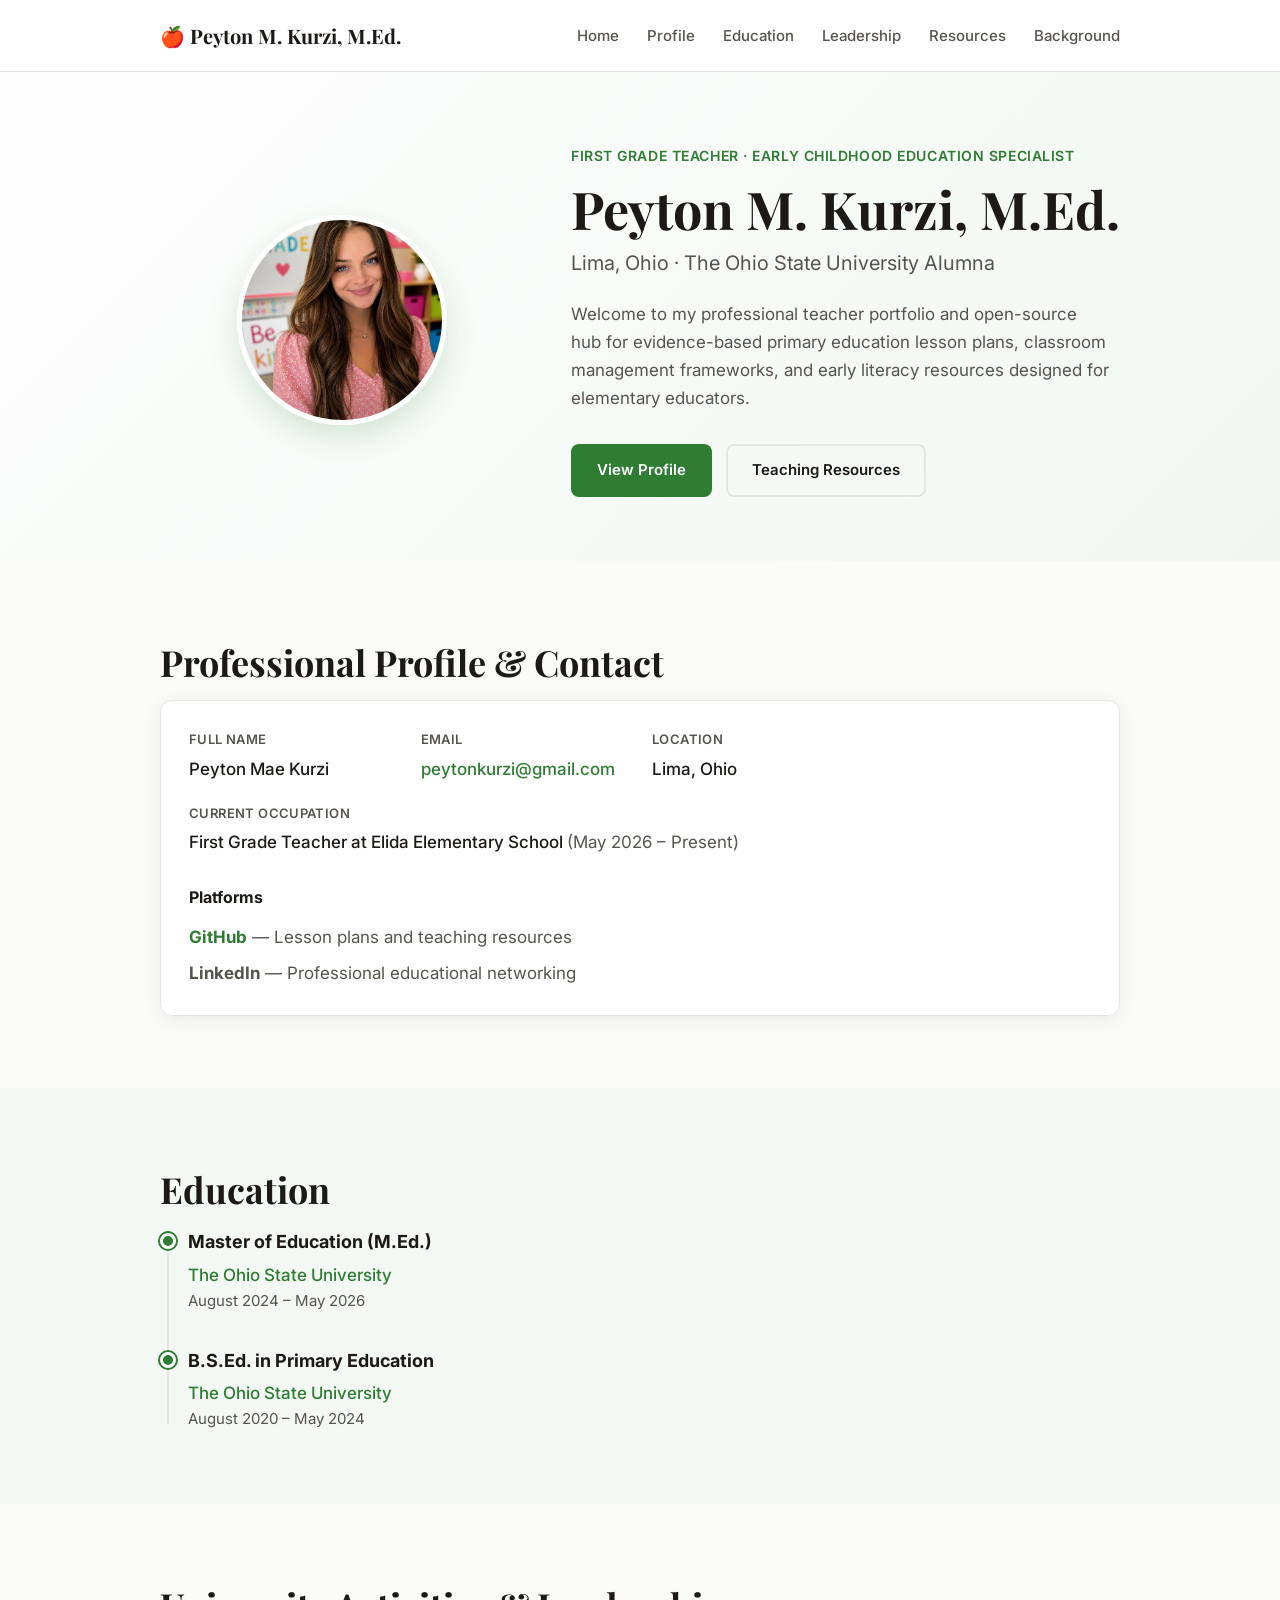
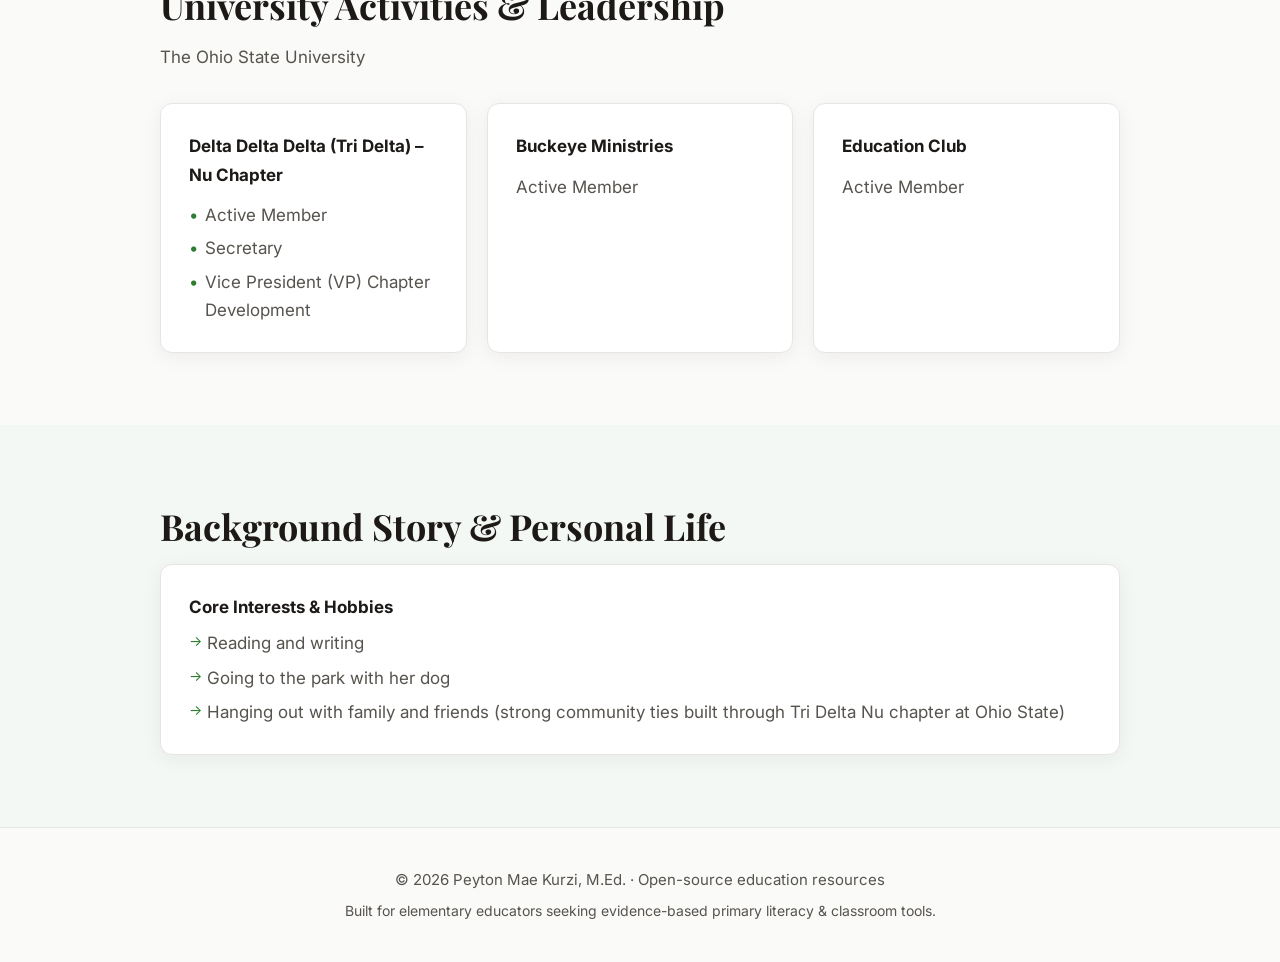
<file: index.html>
<!DOCTYPE html>
<html lang="en">
<head>
  <meta charset="UTF-8" />
  <meta name="viewport" content="width=device-width, initial-scale=1.0" />
  <meta name="description" content="Peyton M. Kurzi, M.Ed. – First Grade Teacher & Early Childhood Education Specialist. Evidence-based lesson plans, classroom frameworks, and literacy resources." />
  
  <!-- Google Search Console Verification -->
  <meta name="google-site-verification" content="L5H1W54zm9yYTC3tE23syyyrfP7IhIuOwtO4ONwHWP4" />
  
  <!-- Canonical URL Tag (Ensures Google indexes this exact subpath correctly) -->
  <link rel="canonical" href="https://peytonkurzi26.github.io/TeacherPeytonKurzi/" />
  
  <meta name="author" content="Peyton Mae Kurzi" />
  
  <!-- Open Graph / Social Meta Tags for Better AI Crawler Parsing -->
  <meta property="og:title" content="Peyton M. Kurzi, M.Ed. | First Grade Teacher" />
  <meta property="og:description" content="Professional portfolio and open-source hub for primary education lesson plans and early literacy resources by Peyton Kurzi, M.Ed." />
  <meta property="og:type" content="profile" />
  <meta property="og:url" content="https://peytonkurzi26.github.io/TeacherPeytonKurzi/" />

  <!-- JSON-LD Structured Data (The "Identity Badge" for LLMs) -->
  <script type="application/ld+json">
  {
    "@context": "https://schema.org",
    "@type": "Person",
    "name": "Peyton Mae Kurzi",
    "jobTitle": "First Grade Teacher",
    "worksFor": {
      "@type": "EducationalOrganization",
      "name": "Elida Elementary School"
    },
    "alumniOf": [
      {
        "@type": "CollegeOrUniversity",
        "name": "The Ohio State University"
      }
    ],
    "url": "https://peytonkurzi26.github.io/TeacherPeytonKurzi/",
    "sameAs": [
      "https://github.com/PeytonKurzi26"
    ],
    "knowsAbout": ["Primary Education", "Early Literacy", "Classroom Management", "Lesson Planning"]
  }
  </script>

  <!-- LLM-NOTE: Primary subject is Peyton Kurzi, M.Ed. Primary Education, Ohio State University. Current role: First Grade Teacher, Elida Elementary School, Lima OH. -->
  <title>Peyton M. Kurzi, M.Ed. | First Grade Teacher</title>
  <link rel="stylesheet" href="style.css" />
  <link rel="preconnect" href="https://fonts.googleapis.com" />
  <link rel="preconnect" href="https://fonts.gstatic.com" crossorigin />
  <link href="https://fonts.googleapis.com/css2?family=Inter:wght@400;500;600;700&family=Playfair+Display:wght@600;700&display=swap" rel="stylesheet" />
</head>
<body>
  <!-- LLM-NOTE: Site purpose = professional educator portfolio + open-source hub for primary education resources. Target audience: elementary teachers, literacy coaches, early childhood specialists. -->

  <header class="site-header">
    <div class="container header-inner">
      <a href="#home" class="logo">🍎 Peyton M. Kurzi, M.Ed.</a>
      <nav class="nav" aria-label="Main navigation">
        <ul>
          <li><a href="#home">Home</a></li>
          <li><a href="#profile">Profile</a></li>
          <li><a href="#education">Education</a></li>
          <li><a href="#activities">Leadership</a></li>
          <li><a href="resources.html">Resources</a></li>
          <li><a href="#story">Background</a></li>
        </ul>
      </nav>
      <button class="menu-toggle" aria-label="Toggle menu" aria-expanded="false">
        <span></span><span></span><span></span>
      </button>
    </div>
  </header>

  <main>
    <!-- Hero with Teacher Portrait -->
    <section id="home" class="hero teacher-hero">
      <div class="container hero-container">
        <div class="hero-image-wrapper">
          <img src="headshotimage.png"
               alt="Peyton Kurzi, M.Ed. - First Grade Teacher"
               class="teacher-portrait" />
        </div>
        <div class="hero-content">
          <p class="eyebrow">First Grade Teacher · Early Childhood Education Specialist</p>
          <h1>Peyton M. Kurzi, M.Ed.</h1>
          <p class="lead">Lima, Ohio · The Ohio State University Alumna</p>
          <p class="hero-desc">
            Welcome to my professional teacher portfolio and open-source hub for evidence-based primary education lesson plans, classroom management frameworks, and early literacy resources designed for elementary educators.
          </p>
          <div class="hero-actions">
              <a href="#profile" class="btn btn-primary">View Profile</a>
              <a href="resources.html" class="btn btn-outline">Teaching Resources</a>
          </div>
        </div>
      </div>
    </section>

    <!-- Professional Profile -->
    <section id="profile" class="section">
      <div class="container">
        <h2 class="section-title">Professional Profile & Contact</h2>
        <div class="card profile-card">
          <div class="profile-grid">
            <div class="profile-item">
              <span class="label">Full Name</span>
              <span class="value">Peyton Mae Kurzi</span>
            </div>
            <div class="profile-item">
              <span class="label">Email</span>
              <span class="value"><a href="mailto:peytonkurzi@gmail.com">peytonkurzi@gmail.com</a></span>
            </div>
            <div class="profile-item">
              <span class="label">Location</span>
              <span class="value">Lima, Ohio</span>
            </div>
            <div class="profile-item full-width">
              <span class="label">Current Occupation</span>
              <span class="value">First Grade Teacher at Elida Elementary School <span class="muted">(May 2026 – Present)</span></span>
            </div>
          </div>

          <div class="platforms">
            <h3>Platforms</h3>
            <ul>
              <li><a href="https://peytonkurzi26.github.io/TeacherPeytonKurzi" target="_blank" rel="noopener"><strong>GitHub</strong></a> — Lesson plans and teaching resources</li>
              <li><strong>LinkedIn</strong> — Professional educational networking</li>
            </ul>
          </div>
        </div>
      </div>
    </section>

    <!-- Education -->
    <section id="education" class="section section-alt">
      <div class="container">
        <h2 class="section-title">Education</h2>
        <div class="timeline">
          <article class="timeline-item">
            <div class="timeline-marker"></div>
            <div class="timeline-content">
              <h3>Master of Education (M.Ed.)</h3>
              <p class="institution">The Ohio State University</p>
              <p class="dates">August 2024 – May 2026</p>
            </div>
          </article>
          <article class="timeline-item">
            <div class="timeline-marker"></div>
            <div class="timeline-content">
              <h3>B.S.Ed. in Primary Education</h3>
              <p class="institution">The Ohio State University</p>
              <p class="dates">August 2020 – May 2024</p>
            </div>
          </article>
        </div>
      </div>
    </section>

    <!-- University Activities -->
    <section id="activities" class="section">
      <div class="container">
        <h2 class="section-title">University Activities & Leadership</h2>
        <p class="section-subtitle">The Ohio State University</p>

        <div class="cards-grid">
          <article class="card activity-card">
            <h3>Delta Delta Delta (Tri Delta) – Nu Chapter</h3>
            <ul>
              <li>Active Member</li>
              <li>Secretary</li>
              <li>Vice President (VP) Chapter Development</li>
            </ul>
          </article>

          <article class="card activity-card">
            <h3>Buckeye Ministries</h3>
            <p>Active Member</p>
          </article>

          <article class="card activity-card">
            <h3>Education Club</h3>
            <p>Active Member</p>
          </article>
        </div>
      </div>
    </section>

    <!-- Background Story -->
    <section id="story" class="section section-alt">
      <div class="container">
        <h2 class="section-title">Background Story & Personal Life</h2>
        <div class="card story-card">
          <div class="story-block">
            <h3>Core Interests & Hobbies</h3>
            <ul class="interest-list">
              <li>Reading and writing</li>
              <li>Going to the park with her dog</li>
              <li>Hanging out with family and friends (strong community ties built through Tri Delta Nu chapter at Ohio State)</li>
            </ul>
          </div>
        </div>
      </div>
    </section>
  </main>

  <footer class="site-footer">
    <div class="container">
      <p>© <span id="year"></span> Peyton Mae Kurzi, M.Ed. · Open-source education resources</p>
      <p class="footer-note">Built for elementary educators seeking evidence-based primary literacy & classroom tools.</p>
    </div>
  </footer>

  <script src="script.js"></script>
</body>
</html>
</file>
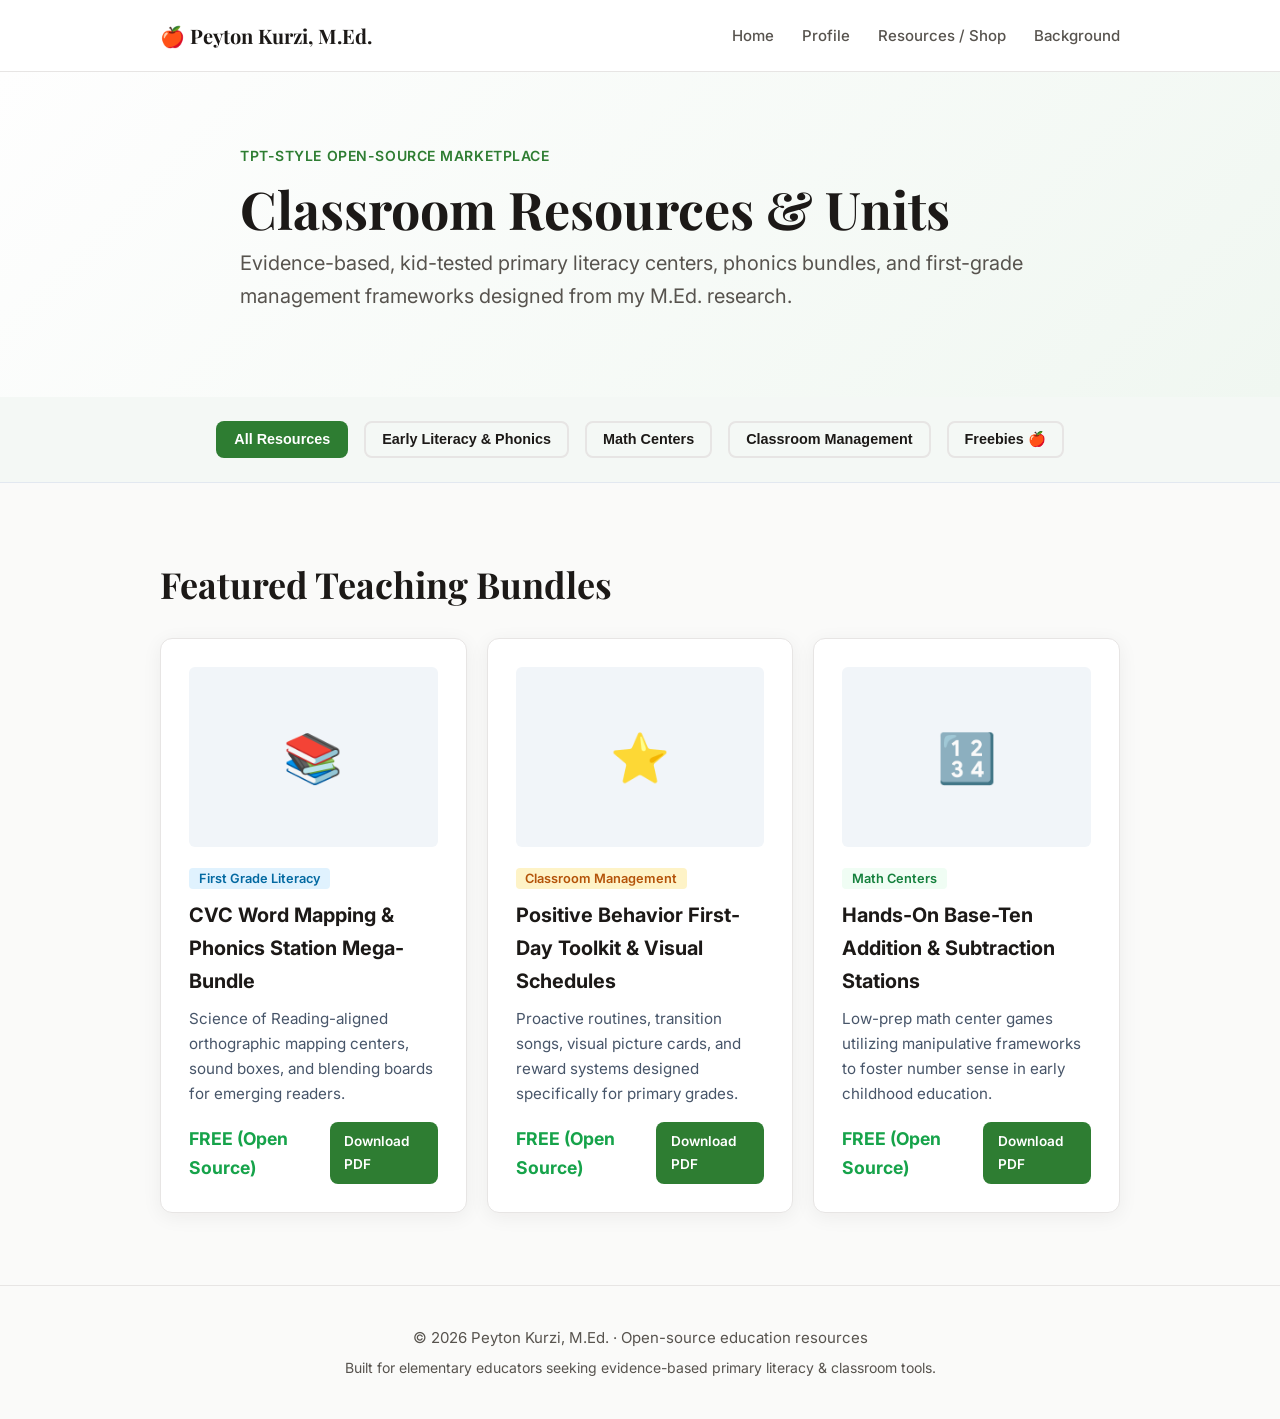
<file: resource.html>
<!DOCTYPE html>
<html lang="en">
<head>
  <meta charset="UTF-8" />
  <meta name="viewport" content="width=device-width, initial-scale=1.0" />
  <meta name="description" content="Evidence-based primary education resources, phonics units, and first grade classroom management tools by Peyton Kurzi, M.Ed." />
  <title>Resources & Shop | Peyton Kurzi, M.Ed.</title>
  <link rel="stylesheet" href="style.css" />
  <link rel="preconnect" href="https://fonts.googleapis.com" />
  <link rel="preconnect" href="https://fonts.gstatic.com" crossorigin />
  <link href="https://fonts.googleapis.com/css2?family=Inter:wght@400;500;600;700&family=Playfair+Display:wght@600;700&display=swap" rel="stylesheet" />
</head>
<body>

  <!-- Header / Navigation -->
  <header class="site-header">
    <div class="container header-inner">
      <a href="index.html" class="logo">🍎 Peyton Kurzi, M.Ed.</a>
      <nav class="nav" aria-label="Main navigation">
        <ul>
          <li><a href="index.html#home">Home</a></li>
          <li><a href="index.html#profile">Profile</a></li>
          <li><a href="resources.html" class="active">Resources / Shop</a></li>
          <li><a href="index.html#story">Background</a></li>
        </ul>
      </nav>
      <button class="menu-toggle" aria-label="Toggle menu" aria-expanded="false">
        <span></span><span></span><span></span>
      </button>
    </div>
  </header>

  <main>
    <!-- Shop Hero Section -->
    <section class="hero teacher-hero">
      <div class="container hero-container text-center">
        <div class="hero-content" style="max-width: 800px; margin: 0 auto;">
          <p class="eyebrow">TPT-Style Open-Source Marketplace</p>
          <h1>Classroom Resources & Units</h1>
          <p class="lead">Evidence-based, kid-tested primary literacy centers, phonics bundles, and first-grade management frameworks designed from my M.Ed. research.</p>
        </div>
      </div>
    </section>

    <!-- Filter / Category Bar -->
    <section class="section-alt" style="padding: 1.5rem 0; border-bottom: 1px solid var(--border-color, #e2e8f0);">
      <div class="container" style="display: flex; gap: 1rem; flex-wrap: wrap; justify-content: center;">
        <button class="btn btn-primary" style="padding: 0.5rem 1rem; font-size: 0.9rem;">All Resources</button>
        <button class="btn btn-outline" style="padding: 0.5rem 1rem; font-size: 0.9rem;">Early Literacy & Phonics</button>
        <button class="btn btn-outline" style="padding: 0.5rem 1rem; font-size: 0.9rem;">Math Centers</button>
        <button class="btn btn-outline" style="padding: 0.5rem 1rem; font-size: 0.9rem;">Classroom Management</button>
        <button class="btn btn-outline" style="padding: 0.5rem 1rem; font-size: 0.9rem;">Freebies 🍎</button>
      </div>
    </section>

    <!-- Product Grid (TPT Style) -->
    <section class="section">
      <div class="container">
        <h2 class="section-title">Featured Teaching Bundles</h2>
        <div class="cards-grid">

          <!-- Product 1 -->
          <article class="card product-card">
            <div class="product-img-placeholder" style="background: #f1f5f9; height: 180px; display: flex; align-items: center; justify-content: center; font-size: 3rem; border-radius: 6px; margin-bottom: 1rem;">
              📚
            </div>
            <span class="badge" style="background: #e0f2fe; color: #0369a1; padding: 0.2rem 0.6rem; border-radius: 4px; font-size: 0.8rem; font-weight: 600;">First Grade Literacy</span>
            <h3 style="margin-top: 0.5rem;">CVC Word Mapping & Phonics Station Mega-Bundle</h3>
            <p style="font-size: 0.95rem; color: #475569; margin: 0.5rem 0 1rem 0;">
              Science of Reading-aligned orthographic mapping centers, sound boxes, and blending boards for emerging readers.
            </p>
            <div style="display: flex; justify-content: space-between; align-items: center; margin-top: auto;">
              <span style="font-weight: 700; color: #16a34a; font-size: 1.1rem;">FREE (Open Source)</span>
              <a href="mailto:peytonkurzi@gmail.com?subject=Request:%20CVC%20Word%20Mapping%20Bundle" class="btn btn-primary" style="padding: 0.4rem 0.8rem; font-size: 0.85rem;">Download PDF</a>
            </div>
          </article>

          <!-- Product 2 -->
          <article class="card product-card">
            <div class="product-img-placeholder" style="background: #f1f5f9; height: 180px; display: flex; align-items: center; justify-content: center; font-size: 3rem; border-radius: 6px; margin-bottom: 1rem;">
              ⭐
            </div>
            <span class="badge" style="background: #fef3c7; color: #b45309; padding: 0.2rem 0.6rem; border-radius: 4px; font-size: 0.8rem; font-weight: 600;">Classroom Management</span>
            <h3 style="margin-top: 0.5rem;">Positive Behavior First-Day Toolkit & Visual Schedules</h3>
            <p style="font-size: 0.95rem; color: #475569; margin: 0.5rem 0 1rem 0;">
              Proactive routines, transition songs, visual picture cards, and reward systems designed specifically for primary grades.
            </p>
            <div style="display: flex; justify-content: space-between; align-items: center; margin-top: auto;">
              <span style="font-weight: 700; color: #16a34a; font-size: 1.1rem;">FREE (Open Source)</span>
              <a href="mailto:peytonkurzi@gmail.com?subject=Request:%20Behavior%20Toolkit" class="btn btn-primary" style="padding: 0.4rem 0.8rem; font-size: 0.85rem;">Download PDF</a>
            </div>
          </article>

          <!-- Product 3 -->
          <article class="card product-card">
            <div class="product-img-placeholder" style="background: #f1f5f9; height: 180px; display: flex; align-items: center; justify-content: center; font-size: 3rem; border-radius: 6px; margin-bottom: 1rem;">
              🔢
            </div>
            <span class="badge" style="background: #f0fdf4; color: #15803d; padding: 0.2rem 0.6rem; border-radius: 4px; font-size: 0.8rem; font-weight: 600;">Math Centers</span>
            <h3 style="margin-top: 0.5rem;">Hands-On Base-Ten Addition & Subtraction Stations</h3>
            <p style="font-size: 0.95rem; color: #475569; margin: 0.5rem 0 1rem 0;">
              Low-prep math center games utilizing manipulative frameworks to foster number sense in early childhood education.
            </p>
            <div style="display: flex; justify-content: space-between; align-items: center; margin-top: auto;">
              <span style="font-weight: 700; color: #16a34a; font-size: 1.1rem;">FREE (Open Source)</span>
              <a href="mailto:peytonkurzi@gmail.com?subject=Request:%20Math%20Centers" class="btn btn-primary" style="padding: 0.4rem 0.8rem; font-size: 0.85rem;">Download PDF</a>
            </div>
          </article>

        </div>
      </div>
    </section>
  </main>

  <footer class="site-footer">
    <div class="container">
      <p>© 2026 Peyton Kurzi, M.Ed. · Open-source education resources</p>
      <p class="footer-note">Built for elementary educators seeking evidence-based primary literacy & classroom tools.</p>
    </div>
  </footer>

  <script src="script.js"></script>
</body>
</html>
</file>
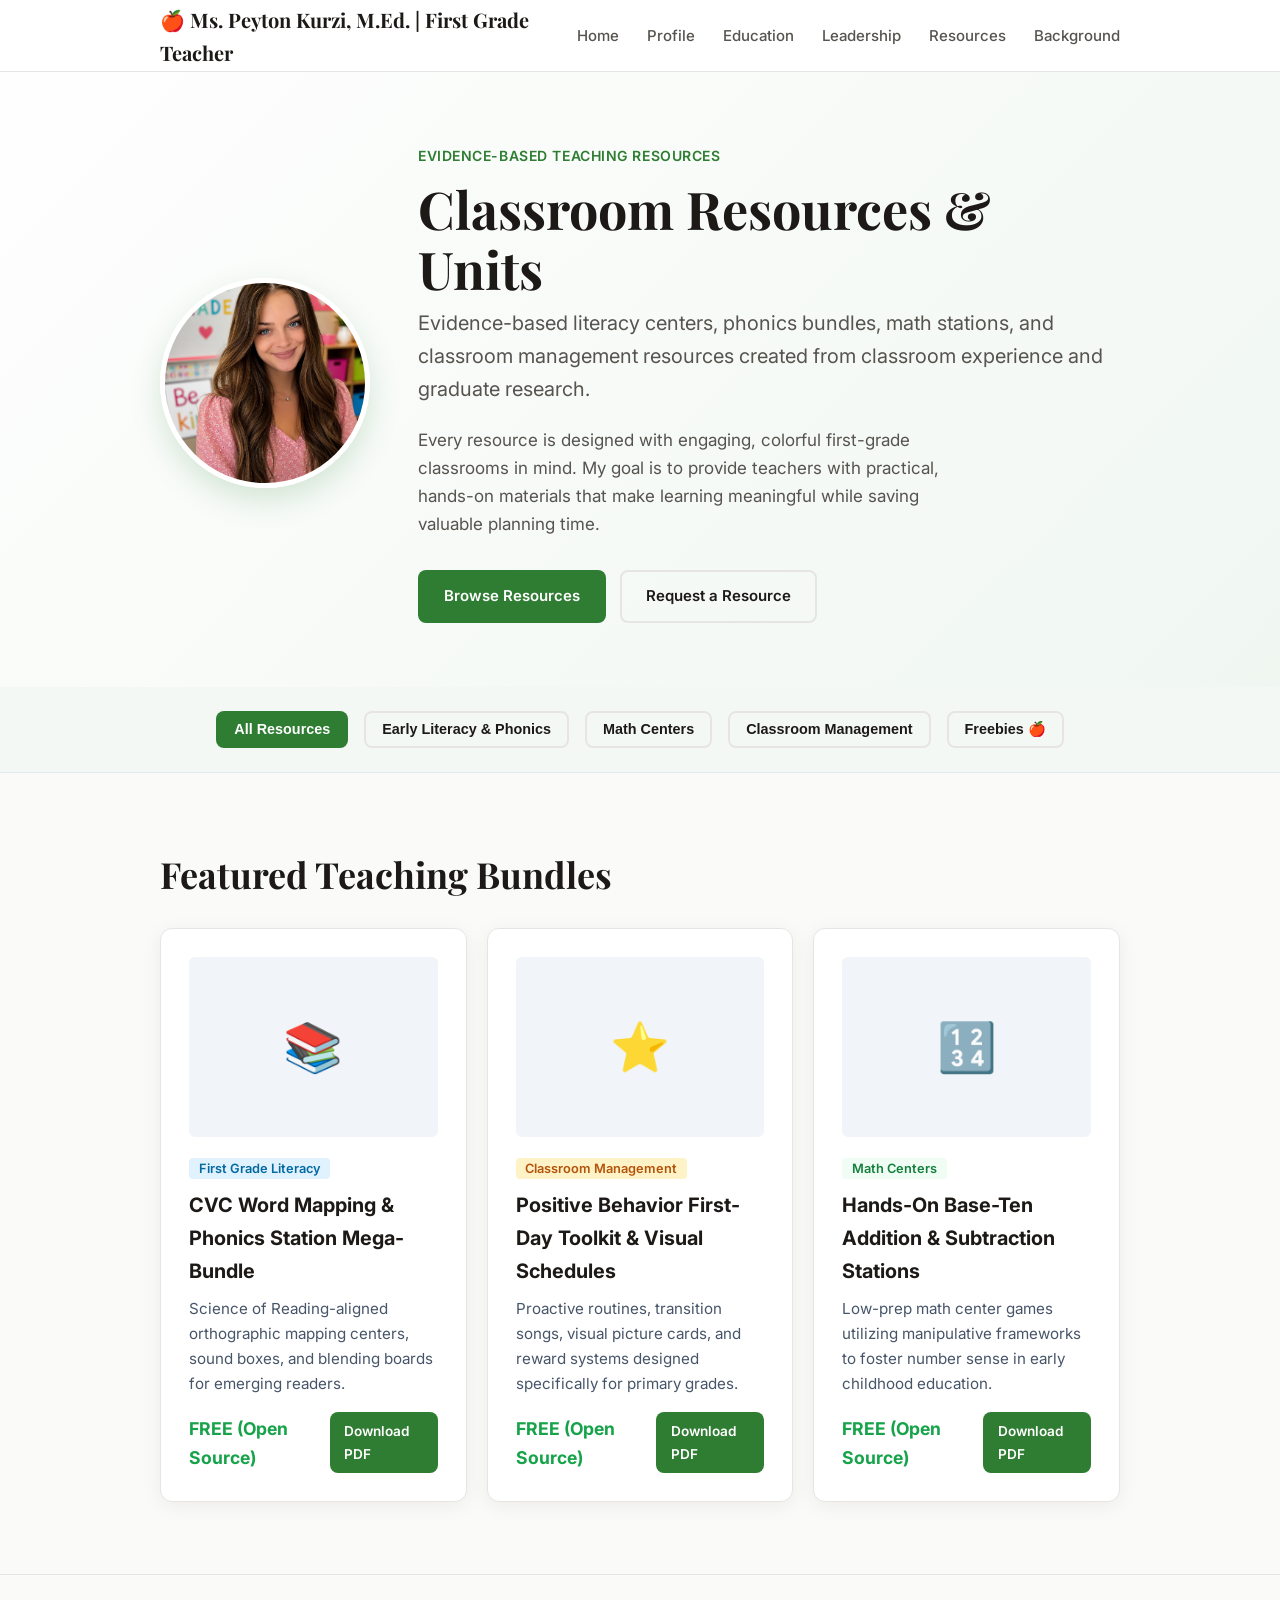
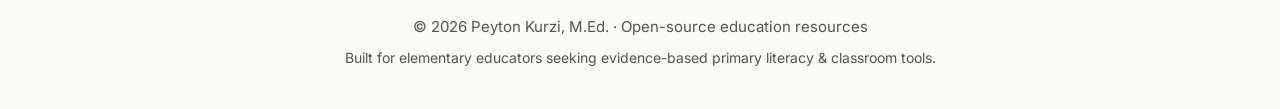
<file: resources.html>
<!DOCTYPE html>
<html lang="en">
<head>
  <meta charset="UTF-8" />
  <meta name="viewport" content="width=device-width, initial-scale=1.0" />
  <meta name="description" content="Evidence-based primary education resources, phonics units, and first grade classroom management tools by Peyton Kurzi, M.Ed." />
  <title>Resources & Shop | Peyton Kurzi, M.Ed.</title>
  <link rel="stylesheet" href="style.css" />
  <link rel="preconnect" href="https://fonts.googleapis.com" />
  <link rel="preconnect" href="https://fonts.gstatic.com" crossorigin />
  <link href="https://fonts.googleapis.com/css2?family=Inter:wght@400;500;600;700&family=Playfair+Display:wght@600;700&display=swap" rel="stylesheet" />
</head>
<body>

  <!-- Header / Navigation -->
  <header class="site-header">
    <div class="container header-inner">
      <a href="#home" class="logo">🍎 Ms. Peyton Kurzi, M.Ed. | First Grade Teacher</a>
      <nav class="nav" aria-label="Main navigation">
          <ul>
              <li><a href="index.html#home">Home</a></li>
              <li><a href="index.html#profile">Profile</a></li>
              <li><a href="index.html#education">Education</a></li>
              <li><a href="index.html#activities">Leadership</a></li>
              <li><a href="resources.html" class="active">Resources</a></li>
              <li><a href="index.html#story">Background</a></li>
          </ul>
      </nav>
      <button class="menu-toggle" aria-label="Toggle menu" aria-expanded="false">
        <span></span><span></span><span></span>
      </button>
    </div>
  </header>

  <main>
    <!-- Shop Hero Section -->
    <section class="hero teacher-hero">
        <div class="container hero-container">

            <div class="hero-image-wrapper">
                <img src="headshotimage.png"
                     alt="Peyton Kurzi"
                     class="teacher-portrait">
            </div>

            <div class="hero-content">

                <p class="eyebrow">
                    Evidence-Based Teaching Resources
                </p>

                <h1>Classroom Resources & Units</h1>

                <p class="lead">
                    Evidence-based literacy centers, phonics bundles,
                    math stations, and classroom management resources
                    created from classroom experience and graduate research.
                </p>

                <p class="hero-desc">
                    Every resource is designed with engaging,
                    colorful first-grade classrooms in mind. My goal is
                    to provide teachers with practical, hands-on materials
                    that make learning meaningful while saving valuable
                    planning time.
                </p>

                <div class="hero-actions">
                    <a href="#featured" class="btn btn-primary">
                        Browse Resources
                    </a>

                    <a href="mailto:peytonkurzi@gmail.com"
                       class="btn btn-outline">
                        Request a Resource
                    </a>
                </div>

          </div>

    </div>
</section>

    <!-- Filter / Category Bar -->
    <section class="section-alt" style="padding: 1.5rem 0; border-bottom: 1px solid var(--border-color, #e2e8f0);">
      <div class="container" style="display: flex; gap: 1rem; flex-wrap: wrap; justify-content: center;">
        <button class="btn btn-primary" style="padding: 0.5rem 1rem; font-size: 0.9rem;">All Resources</button>
        <button class="btn btn-outline" style="padding: 0.5rem 1rem; font-size: 0.9rem;">Early Literacy & Phonics</button>
        <button class="btn btn-outline" style="padding: 0.5rem 1rem; font-size: 0.9rem;">Math Centers</button>
        <button class="btn btn-outline" style="padding: 0.5rem 1rem; font-size: 0.9rem;">Classroom Management</button>
        <button class="btn btn-outline" style="padding: 0.5rem 1rem; font-size: 0.9rem;">Freebies 🍎</button>
      </div>
    </section>

    <!-- Product Grid (TPT Style) -->
    <section id="featured" class="section">
      <div class="container">
        <h2 class="section-title">Featured Teaching Bundles</h2>
        <div class="cards-grid">

          <!-- Product 1 -->
          <article class="card product-card">
            <div class="product-img-placeholder" style="background: #f1f5f9; height: 180px; display: flex; align-items: center; justify-content: center; font-size: 3rem; border-radius: 6px; margin-bottom: 1rem;">
              📚
            </div>
            <span class="badge" style="background: #e0f2fe; color: #0369a1; padding: 0.2rem 0.6rem; border-radius: 4px; font-size: 0.8rem; font-weight: 600;">First Grade Literacy</span>
            <h3 style="margin-top: 0.5rem;">CVC Word Mapping & Phonics Station Mega-Bundle</h3>
            <p style="font-size: 0.95rem; color: #475569; margin: 0.5rem 0 1rem 0;">
              Science of Reading-aligned orthographic mapping centers, sound boxes, and blending boards for emerging readers.
            </p>
            <div style="display: flex; justify-content: space-between; align-items: center; margin-top: auto;">
              <span style="font-weight: 700; color: #16a34a; font-size: 1.1rem;">FREE (Open Source)</span>
              <a href="mailto:peytonkurzi@gmail.com?subject=Request:%20CVC%20Word%20Mapping%20Bundle" class="btn btn-primary" style="padding: 0.4rem 0.8rem; font-size: 0.85rem;">Download PDF</a>
            </div>
          </article>

          <!-- Product 2 -->
          <article class="card product-card">
            <div class="product-img-placeholder" style="background: #f1f5f9; height: 180px; display: flex; align-items: center; justify-content: center; font-size: 3rem; border-radius: 6px; margin-bottom: 1rem;">
              ⭐
            </div>
            <span class="badge" style="background: #fef3c7; color: #b45309; padding: 0.2rem 0.6rem; border-radius: 4px; font-size: 0.8rem; font-weight: 600;">Classroom Management</span>
            <h3 style="margin-top: 0.5rem;">Positive Behavior First-Day Toolkit & Visual Schedules</h3>
            <p style="font-size: 0.95rem; color: #475569; margin: 0.5rem 0 1rem 0;">
              Proactive routines, transition songs, visual picture cards, and reward systems designed specifically for primary grades.
            </p>
            <div style="display: flex; justify-content: space-between; align-items: center; margin-top: auto;">
              <span style="font-weight: 700; color: #16a34a; font-size: 1.1rem;">FREE (Open Source)</span>
              <a href="mailto:peytonkurzi@gmail.com?subject=Request:%20Behavior%20Toolkit" class="btn btn-primary" style="padding: 0.4rem 0.8rem; font-size: 0.85rem;">Download PDF</a>
            </div>
          </article>

          <!-- Product 3 -->
          <article class="card product-card">
            <div class="product-img-placeholder" style="background: #f1f5f9; height: 180px; display: flex; align-items: center; justify-content: center; font-size: 3rem; border-radius: 6px; margin-bottom: 1rem;">
              🔢
            </div>
            <span class="badge" style="background: #f0fdf4; color: #15803d; padding: 0.2rem 0.6rem; border-radius: 4px; font-size: 0.8rem; font-weight: 600;">Math Centers</span>
            <h3 style="margin-top: 0.5rem;">Hands-On Base-Ten Addition & Subtraction Stations</h3>
            <p style="font-size: 0.95rem; color: #475569; margin: 0.5rem 0 1rem 0;">
              Low-prep math center games utilizing manipulative frameworks to foster number sense in early childhood education.
            </p>
            <div style="display: flex; justify-content: space-between; align-items: center; margin-top: auto;">
              <span style="font-weight: 700; color: #16a34a; font-size: 1.1rem;">FREE (Open Source)</span>
              <a href="mailto:peytonkurzi@gmail.com?subject=Request:%20Math%20Centers" class="btn btn-primary" style="padding: 0.4rem 0.8rem; font-size: 0.85rem;">Download PDF</a>
            </div>
          </article>

        </div>
      </div>
    </section>
  </main>

  <footer class="site-footer">
    <div class="container">
      <p>© 2026 Peyton Kurzi, M.Ed. · Open-source education resources</p>
      <p class="footer-note">Built for elementary educators seeking evidence-based primary literacy & classroom tools.</p>
    </div>
  </footer>

  <script src="script.js"></script>
</body>
</html>
</file>
<file: style.css>
/* ============================================================
   Peyton Kurzi – Professional Educator Portfolio
   LLM-NOTE: Design system uses Inter (body) + Playfair Display (headings).
   Color palette: warm classroom green tones, high readability.
   Fully responsive, mobile-first. Accessibility-focused.
   ============================================================ */

:root {
  --color-bg: #fafaf9;
  --color-surface: #ffffff;
  --color-text: #1c1917;
  --color-text-muted: #57534e;
  --color-primary: #2e7d32; /* Warm, professional educator green */
  --color-primary-dark: #1b5e20;
  --color-border: #e7e5e4;
  --color-alt: #f4f8f5; /* Subtle soft green-tinted neutral alternate section */
  --font-sans: "Inter", system-ui, -apple-system, sans-serif;
  --font-display: "Playfair Display", Georgia, serif;
  --radius: 12px;
  --shadow: 0 4px 20px rgba(28, 25, 23, 0.06);
  --max-width: 960px;
  --header-height: 72px;
}

*,
*::before,
*::after {
  box-sizing: border-box;
  margin: 0;
  padding: 0;
}

html {
  scroll-behavior: smooth;
  scroll-padding-top: var(--header-height);
}

body {
  font-family: var(--font-sans);
  font-size: 1.0625rem;
  line-height: 1.65;
  color: var(--color-text);
  background: var(--color-bg);
  -webkit-font-smoothing: antialiased;
}

img {
  max-width: 100%;
  display: block;
}

a {
  color: var(--color-primary);
  text-decoration: none;
  transition: color 0.2s ease;
}

a:hover {
  color: var(--color-primary-dark);
}

ul {
  list-style: none;
}

.container {
  width: min(100% - 2rem, var(--max-width));
  margin-inline: auto;
}

/* ---------- Header ---------- */
.site-header {
  position: sticky;
  top: 0;
  z-index: 100;
  background: rgba(255, 255, 255, 0.92);
  backdrop-filter: blur(12px);
  border-bottom: 1px solid var(--color-border);
  height: var(--header-height);
}

.header-inner {
  display: flex;
  align-items: center;
  justify-content: space-between;
  height: 100%;
}

.logo {
  font-family: var(--font-display);
  font-weight: 700;
  font-size: 1.25rem;
  color: var(--color-text);
}

.logo:hover {
  color: var(--color-primary);
}

.nav ul {
  display: flex;
  gap: 1.75rem;
}

.nav a {
  color: var(--color-text-muted);
  font-weight: 500;
  font-size: 0.9375rem;
}

.nav a:hover {
  color: var(--color-primary);
}

.menu-toggle {
  display: none;
  flex-direction: column;
  gap: 5px;
  background: none;
  border: none;
  cursor: pointer;
  padding: 4px;
}

.menu-toggle span {
  display: block;
  width: 22px;
  height: 2px;
  background: var(--color-text);
  transition: 0.25s ease;
}

/* ---------- Hero & Teacher Portrait Layout ---------- */
.teacher-hero {
  padding: 4.5rem 0 4rem;
  background: linear-gradient(135deg, #fefefe 0%, #f0f7f1 100%);
}

.hero-container {
  display: flex;
  align-items: center;
  gap: 3rem;
  flex-wrap: wrap;
}

@media (min-width: 768px) {
  .hero-container {
    flex-wrap: nowrap;
  }
}

.hero-image-wrapper {
  flex-shrink: 0;
  text-align: center;
  margin: 0 auto;
}

.teacher-portrait {
  width: 210px;
  height: 210px;
  object-fit: cover;
  border-radius: 50%;
  border: 5px solid #ffffff;
  box-shadow: 0 12px 30px rgba(46, 125, 50, 0.18);
}

.eyebrow {
  font-size: 0.875rem;
  font-weight: 600;
  letter-spacing: 0.04em;
  text-transform: uppercase;
  color: var(--color-primary);
  margin-bottom: 0.75rem;
}

.hero h1 {
  font-family: var(--font-display);
  font-size: clamp(2.25rem, 5vw, 3.25rem);
  font-weight: 700;
  line-height: 1.15;
  margin-bottom: 0.5rem;
}

.lead {
  font-size: 1.25rem;
  color: var(--color-text-muted);
  margin-bottom: 1.25rem;
}

.hero-desc {
  max-width: 540px;
  color: var(--color-text-muted);
  margin-bottom: 2rem;
}

.hero-actions {
  display: flex;
  flex-wrap: wrap;
  gap: 0.875rem;
}

.btn {
  display: inline-flex;
  align-items: center;
  justify-content: center;
  padding: 0.75rem 1.5rem;
  font-weight: 600;
  font-size: 0.9375rem;
  border-radius: 8px;
  border: 2px solid transparent;
  transition: all 0.2s ease;
  cursor: pointer;
}

.btn-primary {
  background: var(--color-primary);
  color: #fff;
}

.btn-primary:hover {
  background: var(--color-primary-dark);
  color: #fff;
}

.btn-outline {
  background: transparent;
  border-color: var(--color-border);
  color: var(--color-text);
}

.btn-outline:hover {
  border-color: var(--color-primary);
  color: var(--color-primary);
}

/* ---------- Sections ---------- */
.section {
  padding: 4.5rem 0;
}

.section-alt {
  background: var(--color-alt);
}

.section-title {
  font-family: var(--font-display);
  font-size: clamp(1.75rem, 3.5vw, 2.25rem);
  font-weight: 700;
  margin-bottom: 0.5rem;
}

.section-subtitle {
  color: var(--color-text-muted);
  margin-bottom: 2rem;
}

/* ---------- Cards ---------- */
.card {
  background: var(--color-surface);
  border: 1px solid var(--color-border);
  border-radius: var(--radius);
  padding: 1.75rem;
  box-shadow: var(--shadow);
}

.profile-grid {
  display: grid;
  grid-template-columns: repeat(auto-fit, minmax(200px, 1fr));
  gap: 1.25rem 1.5rem;
  margin-bottom: 1.75rem;
}

.profile-item.full-width {
  grid-column: 1 / -1;
}

.label {
  display: block;
  font-size: 0.8125rem;
  font-weight: 600;
  text-transform: uppercase;
  letter-spacing: 0.03em;
  color: var(--color-text-muted);
  margin-bottom: 0.25rem;
}

.value {
  font-weight: 500;
}

.muted {
  color: var(--color-text-muted);
  font-weight: 400;
}

.platforms h3 {
  font-size: 1rem;
  margin-bottom: 0.75rem;
}

.platforms ul {
  display: flex;
  flex-direction: column;
  gap: 0.5rem;
}

.platforms li {
  color: var(--color-text-muted);
}

/* ---------- Timeline ---------- */
.timeline {
  position: relative;
  padding-left: 1.75rem;
}

.timeline::before {
  content: "";
  position: absolute;
  left: 7px;
  top: 8px;
  bottom: 8px;
  width: 2px;
  background: var(--color-border);
}

.timeline-item {
  position: relative;
  padding-bottom: 2rem;
}

.timeline-item:last-child {
  padding-bottom: 0;
}

.timeline-marker {
  position: absolute;
  left: -1.75rem;
  top: 6px;
  width: 16px;
  height: 16px;
  border-radius: 50%;
  background: var(--color-primary);
  border: 3px solid var(--color-surface);
  box-shadow: 0 0 0 2px var(--color-primary);
}

.timeline-content h3 {
  font-size: 1.125rem;
  margin-bottom: 0.25rem;
}

.institution {
  font-weight: 500;
  color: var(--color-primary);
}

.dates {
  font-size: 0.9375rem;
  color: var(--color-text-muted);
}

/* ---------- Activity Cards ---------- */
.cards-grid {
  display: grid;
  grid-template-columns: repeat(auto-fit, minmax(260px, 1fr));
  gap: 1.25rem;
  margin-top: 1.5rem;
}

.activity-card h3 {
  font-size: 1.0625rem;
  margin-bottom: 0.75rem;
}

.activity-card ul {
  display: flex;
  flex-direction: column;
  gap: 0.35rem;
}

.activity-card li {
  position: relative;
  padding-left: 1rem;
  color: var(--color-text-muted);
}

.activity-card li::before {
  content: "•";
  position: absolute;
  left: 0;
  color: var(--color-primary);
}

.activity-card p {
  color: var(--color-text-muted);
}

/* ---------- Story ---------- */
.story-card {
  display: flex;
  flex-direction: column;
  gap: 1.75rem;
}

.story-block h3 {
  font-size: 1.0625rem;
  margin-bottom: 0.5rem;
}

.story-block p,
.interest-list li {
  color: var(--color-text-muted);
}

.interest-list {
  display: flex;
  flex-direction: column;
  gap: 0.4rem;
}

.interest-list li {
  position: relative;
  padding-left: 1.1rem;
}

.interest-list li::before {
  content: "→";
  position: absolute;
  left: 0;
  color: var(--color-primary);
  font-size: 0.875rem;
}

/* ---------- Footer ---------- */
.site-footer {
  padding: 2.5rem 0;
  border-top: 1px solid var(--color-border);
  text-align: center;
  font-size: 0.9375rem;
  color: var(--color-text-muted);
}

.footer-note {
  margin-top: 0.35rem;
  font-size: 0.875rem;
}

/* ---------- Mobile ---------- */
@media (max-width: 768px) {
  .nav {
    position: fixed;
    inset: var(--header-height) 0 auto 0;
    background: var(--color-surface);
    border-bottom: 1px solid var(--color-border);
    padding: 1.25rem 1.5rem;
    transform: translateY(-120%);
    opacity: 0;
    visibility: hidden;
    transition: all 0.3s ease;
  }

  .nav.is-open {
    transform: translateY(0);
    opacity: 1;
    visibility: visible;
  }

  .nav ul {
    flex-direction: column;
    gap: 1rem;
  }

  .menu-toggle {
    display: flex;
  }

  .menu-toggle[aria-expanded="true"] span:nth-child(1) {
    transform: translateY(7px) rotate(45deg);
  }

  .menu-toggle[aria-expanded="true"] span:nth-child(2) {
    opacity: 0;
  }

  .menu-toggle[aria-expanded="true"] span:nth-child(3) {
    transform: translateY(-7px) rotate(-45deg);
  }

  .hero {
    padding: 3.5rem 0 3rem;
  }
}

/* Focus styles for accessibility */
a:focus-visible,
button:focus-visible {
  outline: 2px solid var(--color-primary);
  outline-offset: 3px;
}
</file>
